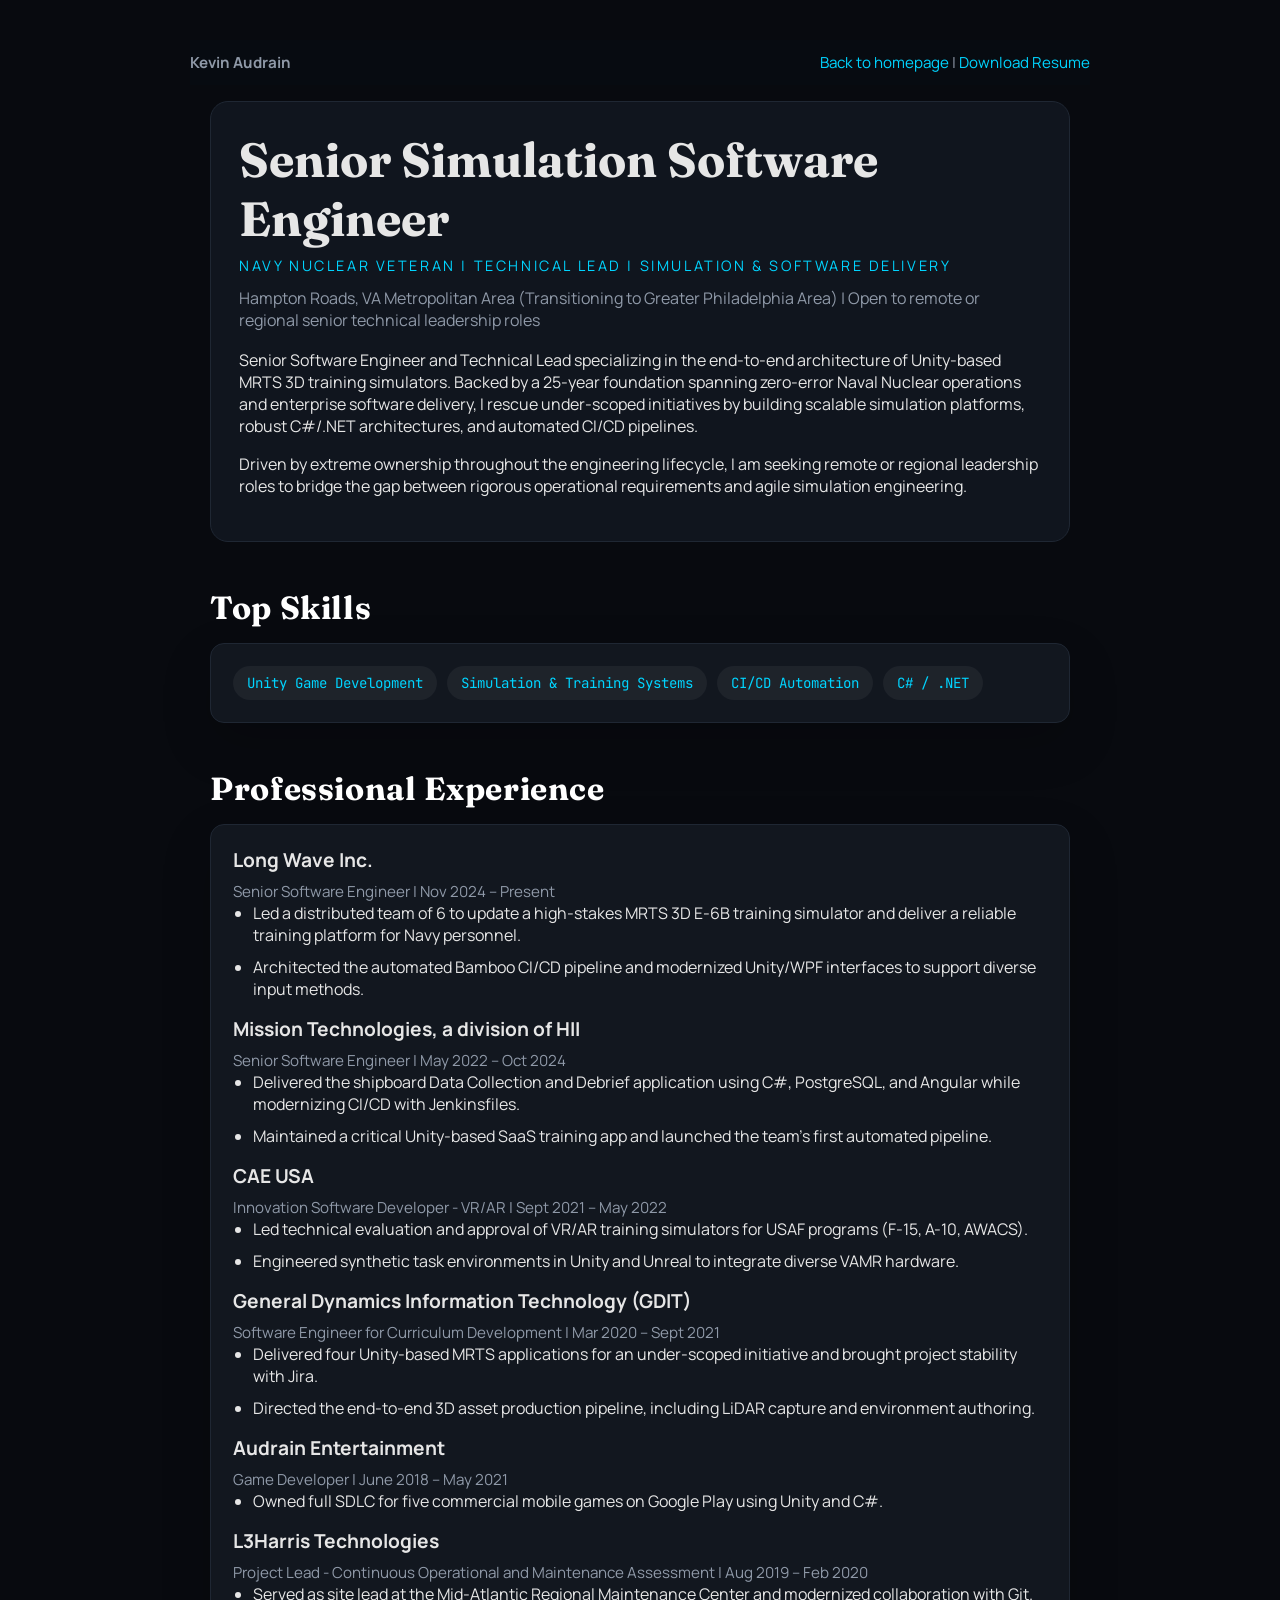
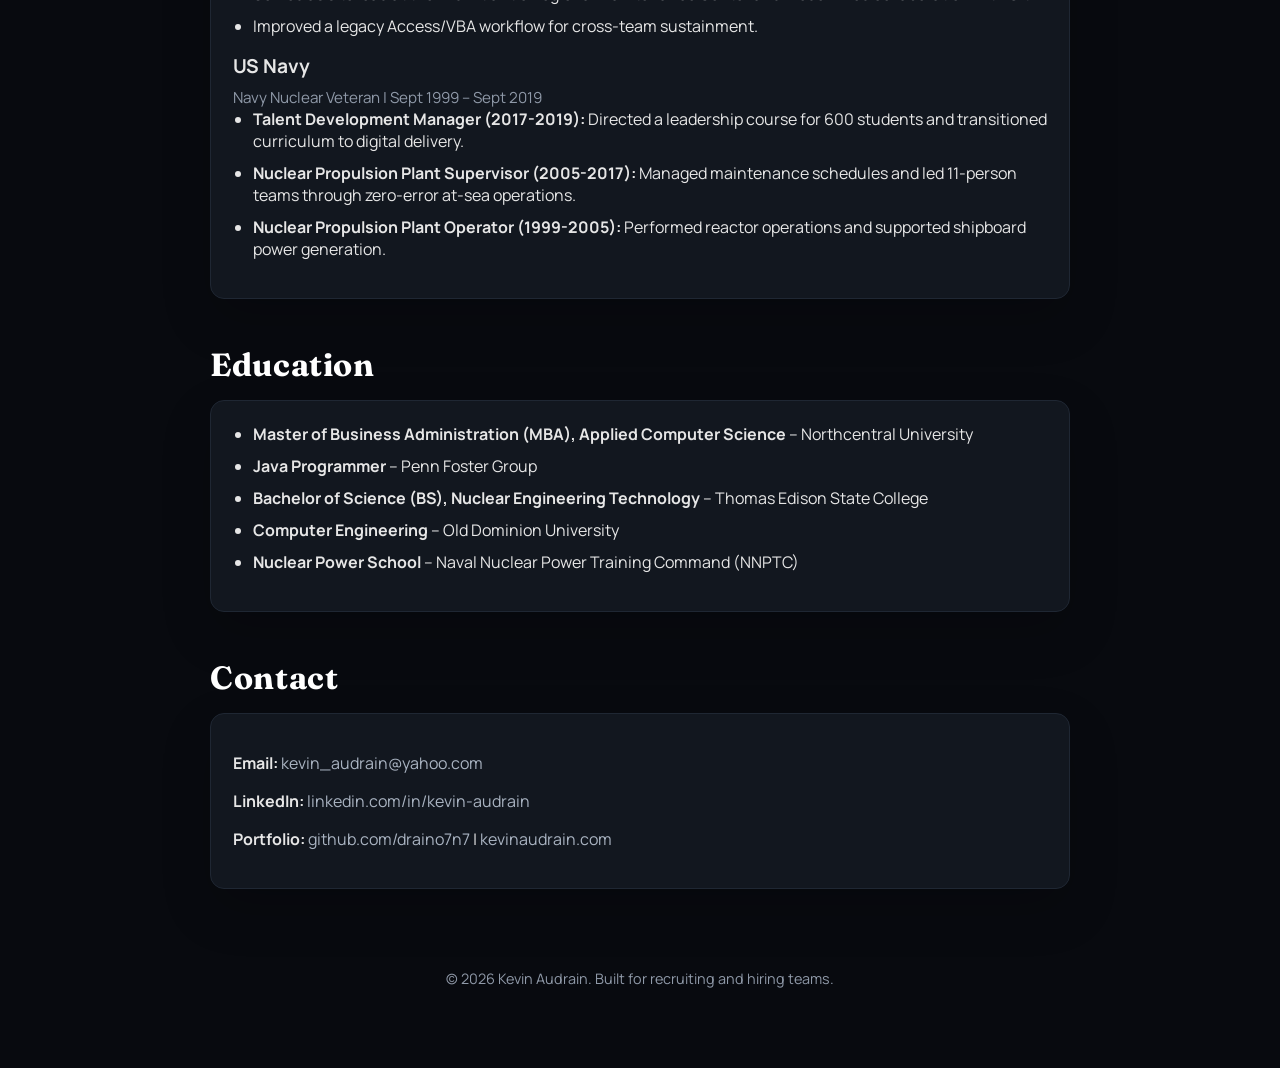
<file: resume.html>
﻿<!DOCTYPE html>
<html lang="en">
<head>
    <meta charset="UTF-8">
    <meta name="viewport" content="width=device-width, initial-scale=1.0">
    <title>Resume | Kevin Audrain</title>
    <link rel="icon" type="image/png" href="favicon.png">
    <style>
        @import url('https://fonts.googleapis.com/css2?family=Fraunces:opsz,wght@9..144,600;9..144,800&family=JetBrains+Mono:wght@400;600&family=Manrope:wght@400;600;700&display=swap');
        :root { --bg: #0b0d12; --surface: #12171f; --text: #e6e6e6; --muted: #8f99a8; --accent: #00d4ff; }
        * { box-sizing: border-box; }
        body { margin: 0; min-height: 100vh; background: #080a0f; color: var(--text); font-family: 'Manrope', system-ui, -apple-system, sans-serif; }
        .page { max-width: 900px; margin: 0 auto; padding: 40px 20px 80px; }
        header { margin-bottom: 36px; }
        .nav {
            position: sticky;
            top: 0;
            display: flex;
            justify-content: space-between;
            align-items: center;
            flex-wrap: wrap;
            gap: 18px;
            padding: 12px 0;
            margin: 0 -20px 16px;
            background: rgba(8, 13, 18, 0.92);
            backdrop-filter: blur(12px);
            z-index: 10;
            color: var(--muted);
            font-size: 0.95rem;
        }
        .nav a { color: var(--accent); text-decoration: none; }
        .section-card a { color: #a9b3c1; text-decoration: none; }
        .section-card a:hover { color: var(--accent); text-decoration: underline; }
        .hero { padding: 28px; border: 1px solid #1f2733; border-radius: 18px; background: #10151e; }
        h1 { margin: 0 0 8px; font-family: 'Fraunces', serif; font-size: 3rem; }
        .subtitle { margin: 0 0 12px; color: var(--accent); text-transform: uppercase; letter-spacing: 0.18em; font-size: 0.9rem; }
        .meta { margin: 0 0 18px; color: var(--muted); }
        .button { display: inline-flex; align-items: center; justify-content: center; padding: 12px 18px; border-radius: 999px; background: var(--accent); color: #0b0d12; font-weight: 700; text-decoration: none; }
        section { margin-top: 46px; }
        h2 { margin-bottom: 16px; font-family: 'Fraunces', serif; font-size: 2rem; color: #fff; letter-spacing: 0.02em; }
        h3 { margin: 0 0 8px; font-size: 1.2rem; }
        p { margin-bottom: 16px; }
        .small { color: var(--muted); font-size: 0.95rem; }
        ul { padding-left: 20px; margin: 0 0 16px; }
        li { margin-bottom: 10px; }
        .section-card { padding: 22px; border-radius: 14px; background: var(--surface); border: 1px solid #1f2733; box-shadow: 0 20px 50px rgba(0,0,0,0.18); }
        .skill-list { display: flex; flex-wrap: wrap; gap: 10px; }
        .skill-pill { padding: 8px 14px; border-radius: 999px; background: rgba(255,255,255,0.05); color: var(--accent); font-family: 'JetBrains Mono', monospace; font-size: 0.88rem; }
        .resume-footer { margin-top: 80px; text-align: center; color: var(--muted); font-size: 0.9rem; }
        a:hover { text-decoration: underline; }
        @media (max-width: 720px) { .hero { padding: 20px; } h1 { font-size: 2.4rem; } .nav { flex-direction: column; align-items: flex-start; } }
    </style>
</head>
<body>
<!-- NOTE: Keep this resume page aligned with README.md; update both files together. -->
<div class="page">
    <div class="nav">
        <div><strong>Kevin Audrain</strong></div>
        <div><a href="index.html">Back to homepage</a> | <a href="KevinAudrain_Resume.pdf" download target="_blank">Download Resume</a></div>
    </div>
    <header>
        <div class="hero">
            <h1>Senior Simulation Software Engineer</h1>
            <div class="subtitle">Navy Nuclear Veteran | Technical Lead | Simulation & Software Delivery</div>
            <p class="meta">Hampton Roads, VA Metropolitan Area (Transitioning to Greater Philadelphia Area) | Open to remote or regional senior technical leadership roles</p>
            <p>Senior Software Engineer and Technical Lead specializing in the end-to-end architecture of Unity-based MRTS 3D training simulators. Backed by a 25-year foundation spanning zero-error Naval Nuclear operations and enterprise software delivery, I rescue under-scoped initiatives by building scalable simulation platforms, robust C#/.NET architectures, and automated CI/CD pipelines.</p>
            <p>Driven by extreme ownership throughout the engineering lifecycle, I am seeking remote or regional leadership roles to bridge the gap between rigorous operational requirements and agile simulation engineering.</p>
        </div>
    </header>
    <section>
        <h2>Top Skills</h2>
        <div class="section-card skill-list">
            <span class="skill-pill">Unity Game Development</span>
            <span class="skill-pill">Simulation & Training Systems</span>
            <span class="skill-pill">CI/CD Automation</span>
            <span class="skill-pill">C# / .NET</span>
        </div>
    </section>
    <section>
        <h2>Professional Experience</h2>
        <div class="section-card">
            <h3>Long Wave Inc.</h3>
            <div class="small">Senior Software Engineer | Nov 2024 – Present</div>
            <ul>
                <li>Led a distributed team of 6 to update a high-stakes MRTS 3D E-6B training simulator and deliver a reliable training platform for Navy personnel.</li>
                <li>Architected the automated Bamboo CI/CD pipeline and modernized Unity/WPF interfaces to support diverse input methods.</li>
            </ul>
            <h3>Mission Technologies, a division of HII</h3>
            <div class="small">Senior Software Engineer | May 2022 – Oct 2024</div>
            <ul>
                <li>Delivered the shipboard Data Collection and Debrief application using C#, PostgreSQL, and Angular while modernizing CI/CD with Jenkinsfiles.</li>
                <li>Maintained a critical Unity-based SaaS training app and launched the team’s first automated pipeline.</li>
            </ul>
            <h3>CAE USA</h3>
            <div class="small">Innovation Software Developer - VR/AR | Sept 2021 – May 2022</div>
            <ul>
                <li>Led technical evaluation and approval of VR/AR training simulators for USAF programs (F-15, A-10, AWACS).</li>
                <li>Engineered synthetic task environments in Unity and Unreal to integrate diverse VAMR hardware.</li>
            </ul>
            <h3>General Dynamics Information Technology (GDIT)</h3>
            <div class="small">Software Engineer for Curriculum Development | Mar 2020 – Sept 2021</div>
            <ul>
                <li>Delivered four Unity-based MRTS applications for an under-scoped initiative and brought project stability with Jira.</li>
                <li>Directed the end-to-end 3D asset production pipeline, including LiDAR capture and environment authoring.</li>
            </ul>
            <h3>Audrain Entertainment</h3>
            <div class="small">Game Developer | June 2018 – May 2021</div>
            <ul>
                <li>Owned full SDLC for five commercial mobile games on Google Play using Unity and C#.</li>
            </ul>
            <h3>L3Harris Technologies</h3>
            <div class="small">Project Lead - Continuous Operational and Maintenance Assessment | Aug 2019 – Feb 2020</div>
            <ul>
                <li>Served as site lead at the Mid-Atlantic Regional Maintenance Center and modernized collaboration with Git.</li>
                <li>Improved a legacy Access/VBA workflow for cross-team sustainment.</li>
            </ul>
            <h3>US Navy</h3>
            <div class="small">Navy Nuclear Veteran | Sept 1999 – Sept 2019</div>
            <ul>
                <li><strong>Talent Development Manager (2017-2019):</strong> Directed a leadership course for 600 students and transitioned curriculum to digital delivery.</li>
                <li><strong>Nuclear Propulsion Plant Supervisor (2005-2017):</strong> Managed maintenance schedules and led 11-person teams through zero-error at-sea operations.</li>
                <li><strong>Nuclear Propulsion Plant Operator (1999-2005):</strong> Performed reactor operations and supported shipboard power generation.</li>
            </ul>
        </div>
    </section>
    <section>
        <h2>Education</h2>
        <div class="section-card">
            <ul>
                <li><strong>Master of Business Administration (MBA), Applied Computer Science</strong> – Northcentral University</li>
                <li><strong>Java Programmer</strong> – Penn Foster Group</li>
                <li><strong>Bachelor of Science (BS), Nuclear Engineering Technology</strong> – Thomas Edison State College</li>
                <li><strong>Computer Engineering</strong> – Old Dominion University</li>
                <li><strong>Nuclear Power School</strong> – Naval Nuclear Power Training Command (NNPTC)</li>
            </ul>
        </div>
    </section>
    <section>
        <h2>Contact</h2>
        <div class="section-card">
            <p><strong>Email:</strong> <a href="mailto:kevin_audrain@yahoo.com">kevin_audrain@yahoo.com</a></p>
            <p><strong>LinkedIn:</strong> <a href="https://www.linkedin.com/in/kevin-audrain" target="_blank" rel="noopener noreferrer">linkedin.com/in/kevin-audrain</a></p>
            <p><strong>Portfolio:</strong> <a href="https://github.com/draino7n7" target="_blank" rel="noopener noreferrer">github.com/draino7n7</a> | <a href="http://www.kevinaudrain.com" target="_blank" rel="noopener noreferrer">kevinaudrain.com</a></p>
        </div>
    </section>
    <div class="resume-footer">&copy; 2026 Kevin Audrain. Built for recruiting and hiring teams.</div>
</div>
</body>
</html>
</file>
